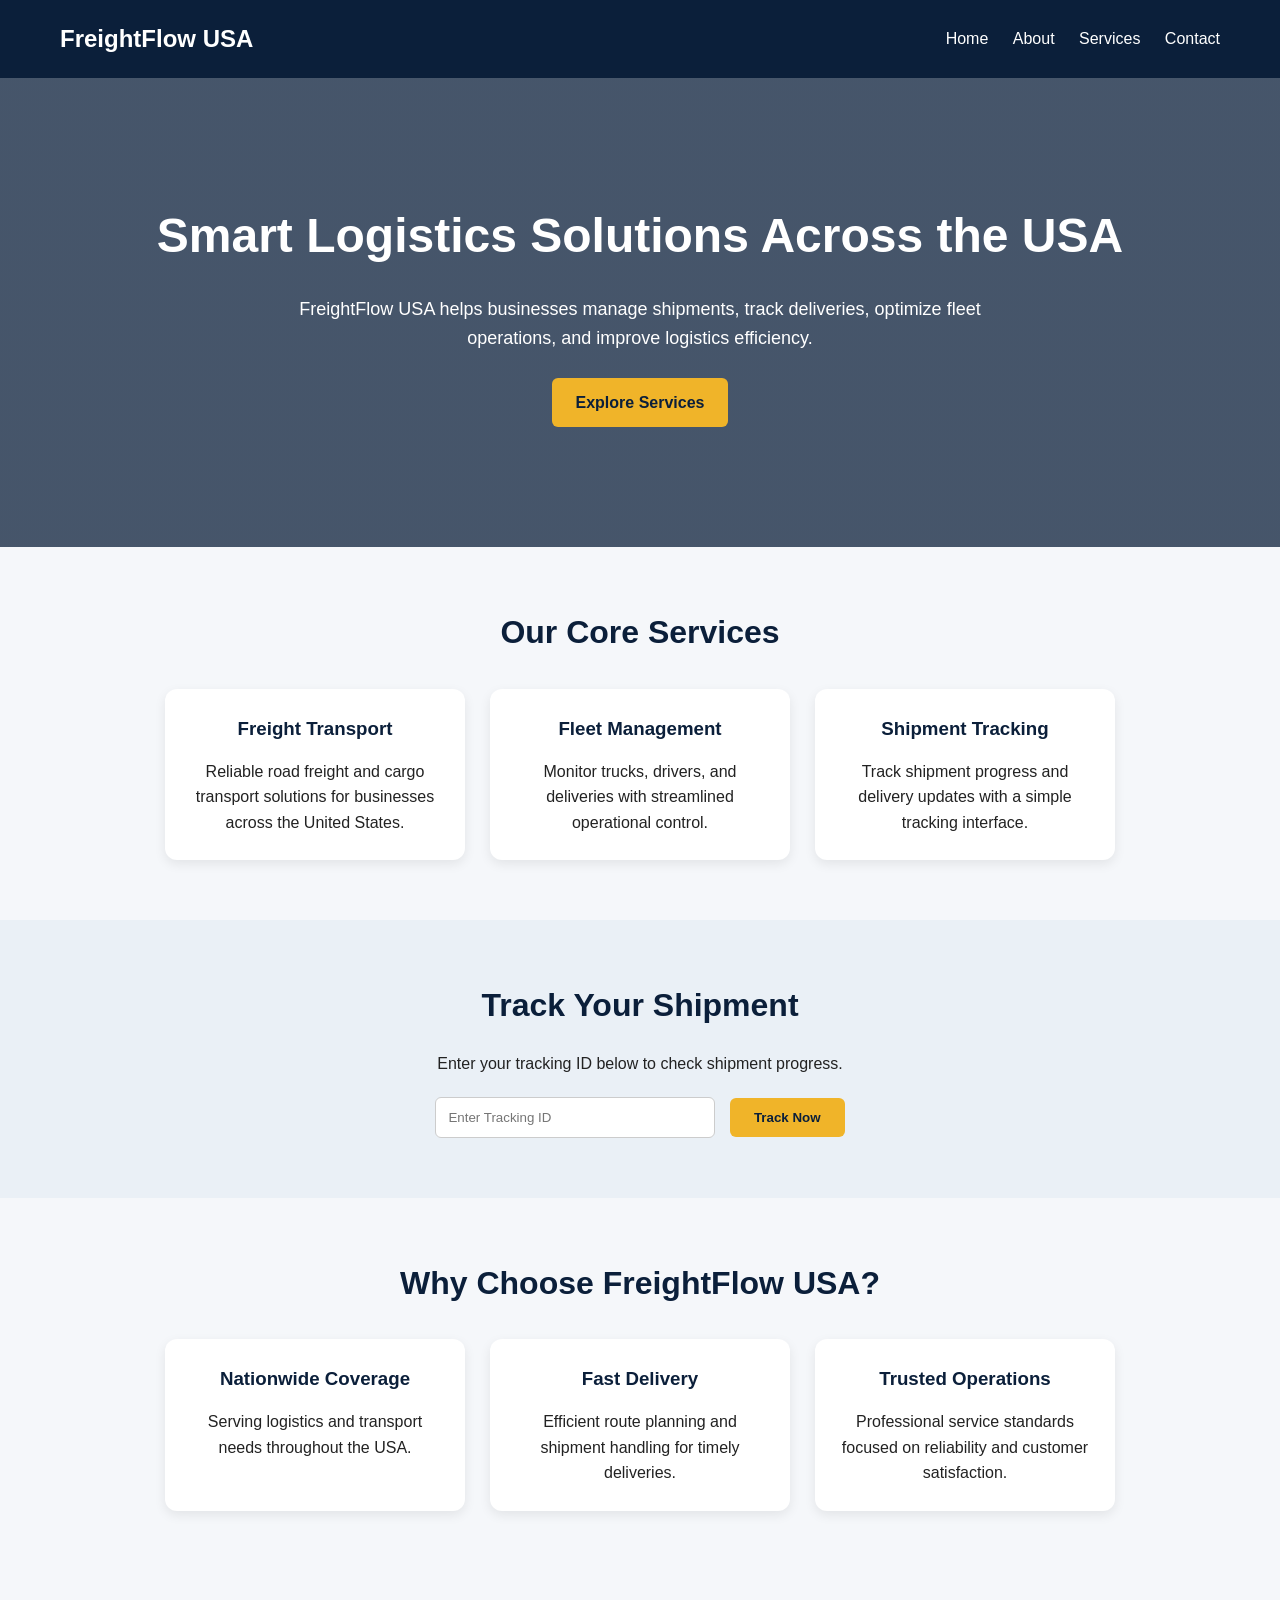
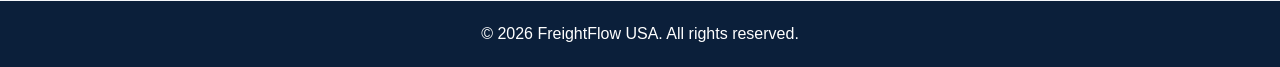
<file: index.html>
<!DOCTYPE html>
<html lang="en">
<head>
  <meta charset="UTF-8" />
  <meta name="viewport" content="width=device-width, initial-scale=1.0" />
  <title>FreightFlow USA</title>
  <link rel="stylesheet" href="style.css" />
</head>
<body>

  <header class="navbar">
    <div class="logo">FreightFlow USA</div>
    <nav>
      <a href="index.html">Home</a>
      <a href="about.html">About</a>
      <a href="services.html">Services</a>
      <a href="contact.html">Contact</a>
    </nav>
  </header>

  <section class="hero">
    <div class="hero-text">
      <h1>Smart Logistics Solutions Across the USA</h1>
      <p>
        FreightFlow USA helps businesses manage shipments, track deliveries,
        optimize fleet operations, and improve logistics efficiency.
      </p>
      <a href="services.html" class="btn">Explore Services</a>
    </div>
  </section>

  <section class="section">
    <h2>Our Core Services</h2>
    <div class="card-container">
      <div class="card">
        <h3>Freight Transport</h3>
        <p>Reliable road freight and cargo transport solutions for businesses across the United States.</p>
      </div>
      <div class="card">
        <h3>Fleet Management</h3>
        <p>Monitor trucks, drivers, and deliveries with streamlined operational control.</p>
      </div>
      <div class="card">
        <h3>Shipment Tracking</h3>
        <p>Track shipment progress and delivery updates with a simple tracking interface.</p>
      </div>
    </div>
  </section>

  <section class="section tracking-section">
    <h2>Track Your Shipment</h2>
    <p>Enter your tracking ID below to check shipment progress.</p>
    <div class="tracking-box">
      <input type="text" placeholder="Enter Tracking ID" />
      <button class="btn">Track Now</button>
    </div>
  </section>

  <section class="section">
    <h2>Why Choose FreightFlow USA?</h2>
    <div class="card-container">
      <div class="card">
        <h3>Nationwide Coverage</h3>
        <p>Serving logistics and transport needs throughout the USA.</p>
      </div>
      <div class="card">
        <h3>Fast Delivery</h3>
        <p>Efficient route planning and shipment handling for timely deliveries.</p>
      </div>
      <div class="card">
        <h3>Trusted Operations</h3>
        <p>Professional service standards focused on reliability and customer satisfaction.</p>
      </div>
    </div>
  </section>

  <footer class="footer">
    <p>© 2026 FreightFlow USA. All rights reserved.</p>
  </footer>

</body>
</html>
</file>
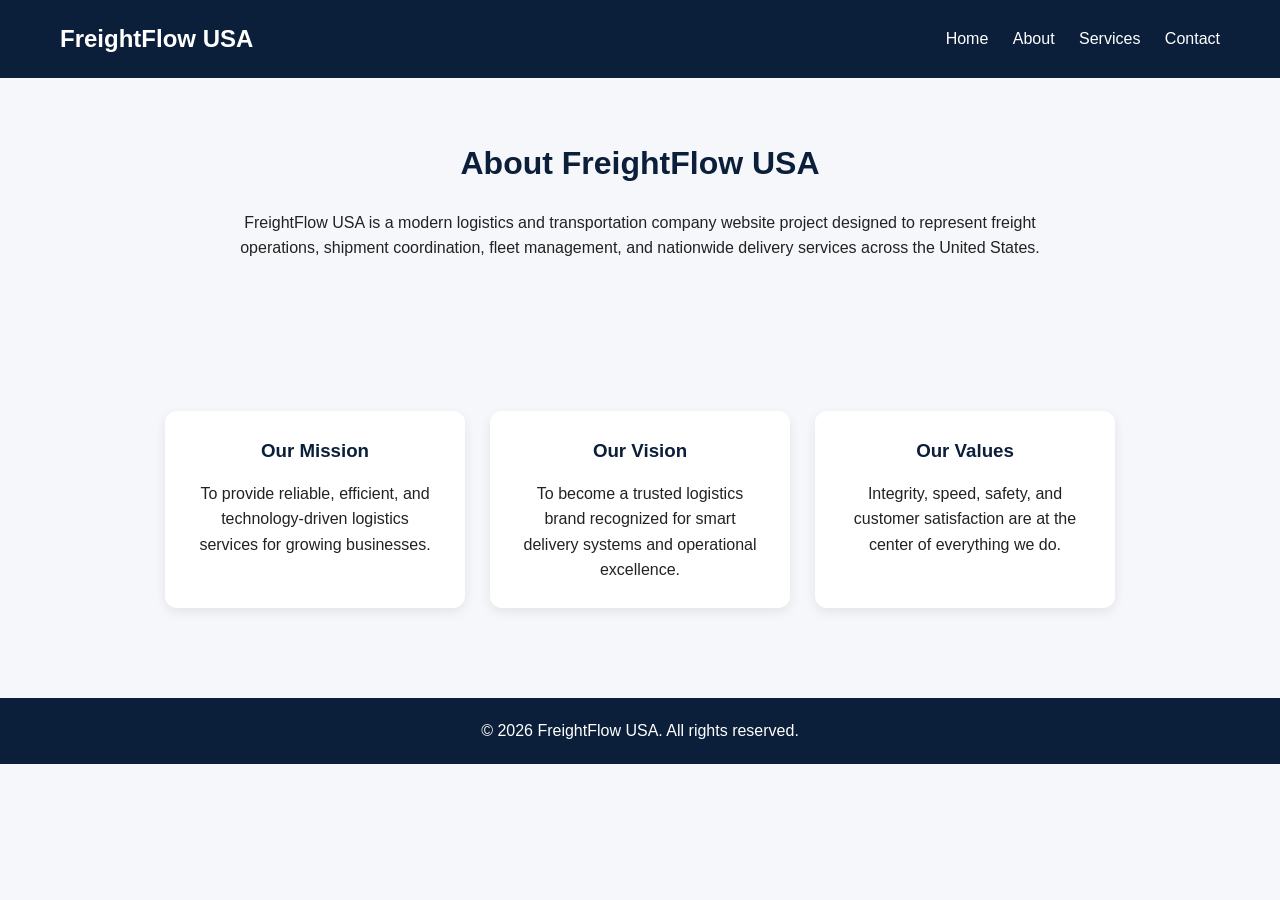
<file: about.html>
<!DOCTYPE html>
<html lang="en">
<head>
  <meta charset="UTF-8" />
  <meta name="viewport" content="width=device-width, initial-scale=1.0" />
  <title>About - FreightFlow USA</title>
  <link rel="stylesheet" href="style.css" />
</head>
<body>

  <header class="navbar">
    <div class="logo">FreightFlow USA</div>
    <nav>
      <a href="index.html">Home</a>
      <a href="about.html">About</a>
      <a href="services.html">Services</a>
      <a href="contact.html">Contact</a>
    </nav>
  </header>

  <section class="section">
    <h2>About FreightFlow USA</h2>
    <p style="max-width: 800px; margin: auto;">
      FreightFlow USA is a modern logistics and transportation company website project
      designed to represent freight operations, shipment coordination, fleet management,
      and nationwide delivery services across the United States.
    </p>
  </section>

  <section class="section">
    <div class="card-container">
      <div class="card">
        <h3>Our Mission</h3>
        <p>To provide reliable, efficient, and technology-driven logistics services for growing businesses.</p>
      </div>
      <div class="card">
        <h3>Our Vision</h3>
        <p>To become a trusted logistics brand recognized for smart delivery systems and operational excellence.</p>
      </div>
      <div class="card">
        <h3>Our Values</h3>
        <p>Integrity, speed, safety, and customer satisfaction are at the center of everything we do.</p>
      </div>
    </div>
  </section>

  <footer class="footer">
    <p>© 2026 FreightFlow USA. All rights reserved.</p>
  </footer>

</body>
</html>
</file>
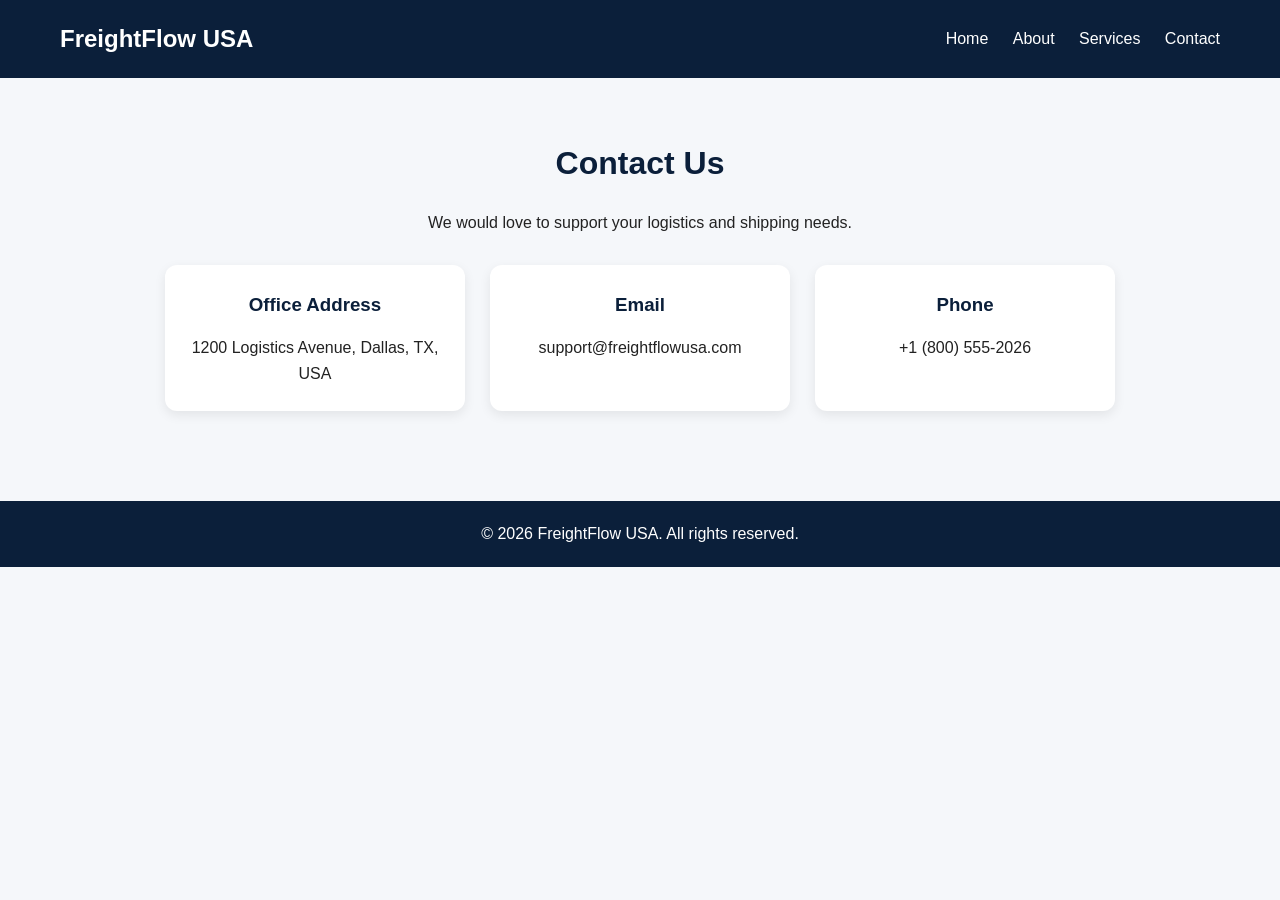
<file: contact.html>
<!DOCTYPE html>
<html lang="en">
<head>
  <meta charset="UTF-8" />
  <meta name="viewport" content="width=device-width, initial-scale=1.0" />
  <title>Contact - FreightFlow USA</title>
  <link rel="stylesheet" href="style.css" />
</head>
<body>

  <header class="navbar">
    <div class="logo">FreightFlow USA</div>
    <nav>
      <a href="index.html">Home</a>
      <a href="about.html">About</a>
      <a href="services.html">Services</a>
      <a href="contact.html">Contact</a>
    </nav>
  </header>

  <section class="section">
    <h2>Contact Us</h2>
    <p>We would love to support your logistics and shipping needs.</p>

    <div class="card-container">
      <div class="card">
        <h3>Office Address</h3>
        <p>1200 Logistics Avenue, Dallas, TX, USA</p>
      </div>
      <div class="card">
        <h3>Email</h3>
        <p>support@freightflowusa.com</p>
      </div>
      <div class="card">
        <h3>Phone</h3>
        <p>+1 (800) 555-2026</p>
      </div>
    </div>
  </section>

  <footer class="footer">
    <p>© 2026 FreightFlow USA. All rights reserved.</p>
  </footer>

</body>
</html>
</file>
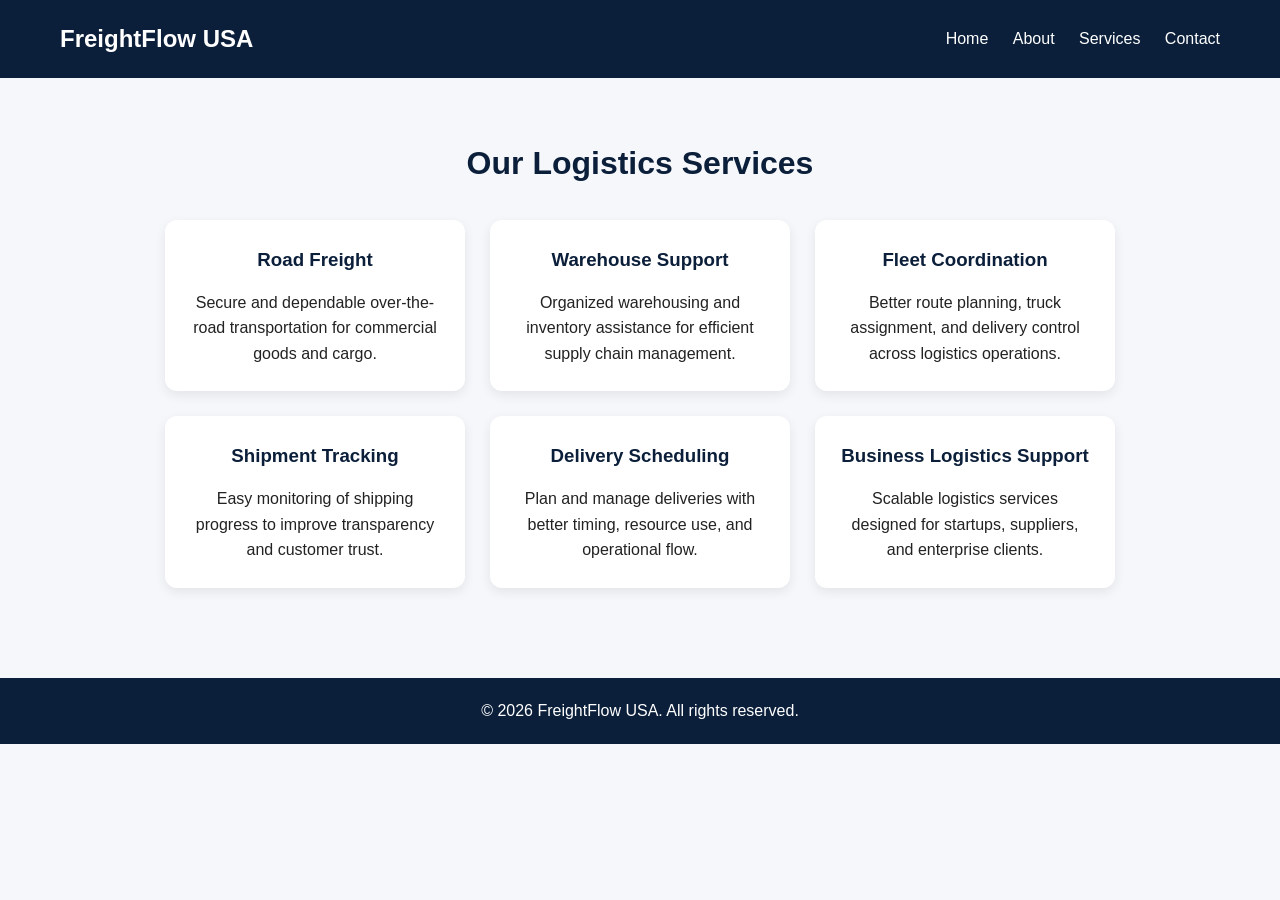
<file: services.html>
<!DOCTYPE html>
<html lang="en">
<head>
  <meta charset="UTF-8" />
  <meta name="viewport" content="width=device-width, initial-scale=1.0" />
  <title>Services - FreightFlow USA</title>
  <link rel="stylesheet" href="style.css" />
</head>
<body>

  <header class="navbar">
    <div class="logo">FreightFlow USA</div>
    <nav>
      <a href="index.html">Home</a>
      <a href="about.html">About</a>
      <a href="services.html">Services</a>
      <a href="contact.html">Contact</a>
    </nav>
  </header>

  <section class="section">
    <h2>Our Logistics Services</h2>
    <div class="card-container">
      <div class="card">
        <h3>Road Freight</h3>
        <p>Secure and dependable over-the-road transportation for commercial goods and cargo.</p>
      </div>
      <div class="card">
        <h3>Warehouse Support</h3>
        <p>Organized warehousing and inventory assistance for efficient supply chain management.</p>
      </div>
      <div class="card">
        <h3>Fleet Coordination</h3>
        <p>Better route planning, truck assignment, and delivery control across logistics operations.</p>
      </div>
      <div class="card">
        <h3>Shipment Tracking</h3>
        <p>Easy monitoring of shipping progress to improve transparency and customer trust.</p>
      </div>
      <div class="card">
        <h3>Delivery Scheduling</h3>
        <p>Plan and manage deliveries with better timing, resource use, and operational flow.</p>
      </div>
      <div class="card">
        <h3>Business Logistics Support</h3>
        <p>Scalable logistics services designed for startups, suppliers, and enterprise clients.</p>
      </div>
    </div>
  </section>

  <footer class="footer">
    <p>© 2026 FreightFlow USA. All rights reserved.</p>
  </footer>

</body>
</html>
</file>
<file: style.css>
* {
  margin: 0;
  padding: 0;
  box-sizing: border-box;
  font-family: Arial, sans-serif;
}

body {
  background-color: #f5f7fa;
  color: #222;
  line-height: 1.6;
}

.navbar {
  background-color: #0b1f3a;
  color: white;
  display: flex;
  justify-content: space-between;
  align-items: center;
  padding: 20px 60px;
}

.logo {
  font-size: 24px;
  font-weight: bold;
}

.navbar nav a {
  color: white;
  text-decoration: none;
  margin-left: 20px;
  font-size: 16px;
}

.navbar nav a:hover {
  color: #f0b429;
}

.hero {
  background: linear-gradient(rgba(11,31,58,0.75), rgba(11,31,58,0.75)),
              url('https://images.unsplash.com/photo-1586528116311-ad8dd3c8310d?auto=format&fit=crop&w=1400&q=80');
  background-size: cover;
  background-position: center;
  color: white;
  padding: 120px 60px;
  text-align: center;
}

.hero h1 {
  font-size: 48px;
  margin-bottom: 20px;
}

.hero p {
  max-width: 700px;
  margin: 0 auto 25px;
  font-size: 18px;
}

.btn {
  display: inline-block;
  background-color: #f0b429;
  color: #0b1f3a;
  text-decoration: none;
  padding: 12px 24px;
  border-radius: 6px;
  font-weight: bold;
  border: none;
  cursor: pointer;
}

.btn:hover {
  background-color: #d99c10;
}

.section {
  padding: 60px 40px;
  text-align: center;
}

.section h2 {
  font-size: 32px;
  margin-bottom: 20px;
  color: #0b1f3a;
}

.card-container {
  display: flex;
  justify-content: center;
  gap: 25px;
  flex-wrap: wrap;
  margin-top: 30px;
}

.card {
  background: white;
  width: 300px;
  padding: 25px;
  border-radius: 12px;
  box-shadow: 0 4px 12px rgba(0,0,0,0.08);
}

.card h3 {
  margin-bottom: 15px;
  color: #0b1f3a;
}

.tracking-section {
  background-color: #eaf0f6;
}

.tracking-box {
  margin-top: 20px;
}

.tracking-box input {
  padding: 12px;
  width: 280px;
  border: 1px solid #ccc;
  border-radius: 6px;
  margin-right: 10px;
}

.footer {
  background-color: #0b1f3a;
  color: white;
  text-align: center;
  padding: 20px;
  margin-top: 30px;
}
</file>
